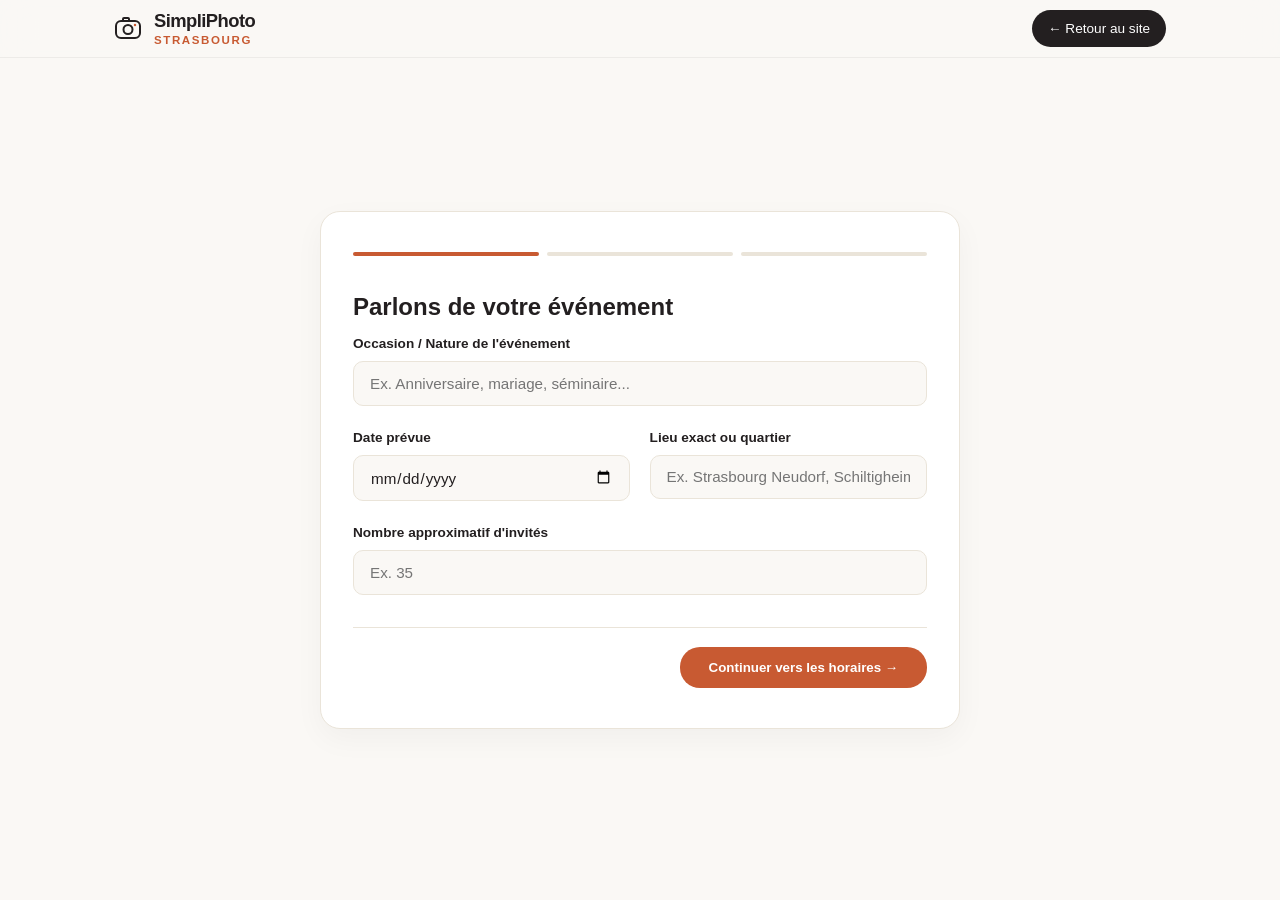
<file: reservation.html>
<!DOCTYPE html>
<html lang="fr">
<head>
  <meta charset="UTF-8" />
  <meta name="viewport" content="width=device-width, initial-scale=1.0" />
  <title>Demande de réservation — SimpliPhoto Strasbourg</title>
  <link rel="stylesheet" href="style.css" />

  <!-- =========================================================================
       1. STYLES SPÉCIFIQUES AU FORMULAIRE GUIDÉ
       ========================================================================= -->
  <style>
    /* 1.1 Correctif du bouton retour (suppression du soulignement) */
    .btn-nav {
      text-decoration: none !important;
      display: inline-flex;
      align-items: center;
    }

    /* 1.2 Mise en page globale */
    .booking-page {
      min-height: 100vh;
      display: flex;
      flex-direction: column;
      justify-content: center;
      padding: 5.5rem 1.5rem 3rem 1.5rem;
      background-color: var(--bg-color);
    }

    .booking-card {
      max-width: 640px;
      margin: 0 auto;
      width: 100%;
      background: var(--card-bg);
      border: 1px solid var(--card-border);
      border-radius: var(--radius);
      padding: 2.5rem 2rem;
      box-shadow: 0 10px 30px rgba(0, 0, 0, 0.04);
      position: relative;
    }

    /* 1.3 Indicateur de progression (étapes 1, 2, 3) */
    .step-progress {
      display: flex;
      gap: 0.5rem;
      margin-bottom: 2rem;
    }

    .progress-bar {
      flex: 1;
      height: 4px;
      background: var(--card-border);
      border-radius: 2px;
      transition: background 0.3s ease;
    }

    .progress-bar.active {
      background: var(--accent);
    }

    /* 1.4 Affichage conditionnel des étapes */
    .form-step {
      display: none;
    }

    .form-step.active {
      display: block;
      animation: fadeInStep 0.3s ease-out;
    }

    @keyframes fadeInStep {
      from { opacity: 0; transform: translateY(6px); }
      to { opacity: 1; transform: translateY(0); }
    }

    .step-title {
      font-size: 1.5rem;
      font-weight: 700;
      color: var(--text-main);
      margin-bottom: 0.4rem;
    }

    .step-desc {
      font-size: 0.95rem;
      color: var(--text-muted);
      margin-bottom: 1.8rem;
    }

    /* 1.5 Paliers de taux horaires (rappel dynamique) */
    .rates-overview {
      display: grid;
      grid-template-columns: repeat(3, 1fr);
      gap: 0.6rem;
      margin-top: 1.8rem;
      margin-bottom: 1.8rem;
    }

    .rate-pill {
      background: var(--bg-color);
      border: 1px solid var(--card-border);
      border-radius: 12px;
      padding: 0.75rem 0.6rem;
      text-align: center;
      transition: all 0.25s ease;
      opacity: 0.6;
    }

    .rate-pill strong {
      display: block;
      font-size: 1.15rem;
      color: var(--text-main);
    }

    .rate-pill span {
      font-size: 0.75rem;
      color: var(--text-muted);
    }

    .rate-pill.highlight {
      opacity: 1;
      border: 2px solid var(--accent);
      background: var(--accent-bg);
      transform: translateY(-2px);
    }

    .rate-pill.highlight strong {
      color: var(--accent);
    }

    /* 1.6 Encadré de conseil / timing */
    .timing-advice-box {
      background: var(--bg-subtle, #f9f8f6);
      border-left: 3px solid var(--accent);
      padding: 0.9rem 1rem;
      border-radius: 0 8px 8px 0;
      font-size: 0.88rem;
      color: var(--text-muted);
      margin-bottom: 1.5rem;
      line-height: 1.5;
    }

    /* 1.7 Encadré de calcul en direct */
    .live-summary {
      background: var(--bg-subtle);
      border: 1px solid var(--card-border);
      border-radius: 14px;
      padding: 1.2rem;
      margin-top: 1.2rem;
      display: flex;
      justify-content: space-between;
      align-items: center;
    }

    .summary-label {
      font-size: 0.9rem;
      color: var(--text-muted);
    }

    .summary-label strong {
      display: block;
      color: var(--text-main);
      font-size: 1.05rem;
      margin-top: 0.2rem;
    }

    .summary-total {
      text-align: right;
    }

    .summary-total .total-amount {
      font-size: 1.8rem;
      font-weight: 800;
      color: var(--accent);
      line-height: 1;
    }

    .summary-total .rate-applied {
      font-size: 0.8rem;
      color: var(--text-muted);
      margin-top: 0.3rem;
    }

    /* 1.8 Boutons de navigation */
    .step-buttons {
      display: flex;
      justify-content: space-between;
      align-items: center;
      margin-top: 2rem;
      padding-top: 1.2rem;
      border-top: 1px solid var(--card-border);
    }

    .btn-prev {
      background: none;
      border: none;
      color: var(--text-muted);
      font-weight: 600;
      cursor: pointer;
      padding: 0.8rem 1rem;
    }

    .btn-next {
      background: var(--accent);
      color: #fff;
      border: none;
      border-radius: 20px;
      padding: 0.8rem 1.8rem;
      font-weight: 600;
      cursor: pointer;
      transition: background 0.2s ease;
    }

    .btn-next:hover {
      background: var(--accent-hover);
    }

    .btn-next:disabled {
      background: #ccc;
      cursor: not-allowed;
    }

    /* 1.9 Écran de confirmation */
    .success-message {
      display: none;
      text-align: center;
      padding: 2rem 1rem;
    }

    .success-icon {
      font-size: 3rem;
      color: var(--accent);
      margin-bottom: 1rem;
    }

    /* 1.10 Adaptabilité mobile */
    @media (max-width: 600px) {
      .rates-overview {
        grid-template-columns: 1fr;
        gap: 0.4rem;
      }
      .rate-pill {
        display: flex;
        justify-content: space-between;
        align-items: center;
        padding: 0.6rem 1rem;
        text-align: left;
      }
      .live-summary {
        flex-direction: column;
        align-items: flex-start;
        gap: 0.8rem;
      }
      .summary-total {
        text-align: left;
        width: 100%;
        border-top: 1px solid rgba(0, 0, 0, 0.05);
        padding-top: 0.6rem;
      }
    }
  </style>
</head>
<body>

  <!-- =========================================================================
       2. EN-TÊTE FIXE & BOUTON RETOUR
       ========================================================================= -->
  <header class="navbar" role="banner">
    <div class="nav-container">
      <a href="index.html" class="brand-logo" aria-label="Retour au site">
        <svg class="logo-symbol" width="28" height="28" viewBox="0 0 28 28" fill="none" xmlns="http://www.w3.org/2000/svg">
          <rect x="2" y="7" width="24" height="17" rx="5" stroke="currentColor" stroke-width="2"/>
          <path d="M9 7V5C9 4.44772 9.44772 4 10 4H14C14.5523 4 15 4.44772 15 5V7" stroke="currentColor" stroke-width="2"/>
          <circle cx="14" cy="15.5" r="4.5" stroke="currentColor" stroke-width="2"/>
          <circle cx="21" cy="11" r="1.25" fill="var(--accent)"/>
        </svg>
        <div class="brand-text">
          <span class="brand-title">SimpliPhoto</span>
          <span class="brand-locality">Strasbourg</span>
        </div>
      </a>
      <a href="index.html" class="btn-nav">← Retour au site</a>
    </div>
  </header>

  <!-- =========================================================================
       3. CONTENU PRINCIPAL & FORMULAIRE GUIDÉ
       ========================================================================= -->
  <main class="booking-page">
    <div class="booking-card">
      
      <!-- 3.1 Jauge d'avancement -->
      <div class="step-progress">
        <div class="progress-bar active" id="prog-1"></div>
        <div class="progress-bar" id="prog-2"></div>
        <div class="progress-bar" id="prog-3"></div>
      </div>


      <!-- 3.2 Formulaire -->
      <form id="reservation-form" action="https://formspree.io/f/mbgdzkdy" method="POST">
        <input type="hidden" id="form-duree" name="duree_totale" value="" />
        <input type="hidden" id="form-taux" name="taux_horaire" value="" />
        <input type="hidden" id="form-prix" name="estimation_totale" value="" />

        <!-- -------------------------------------------------------------------
             ÉTAPE 1 : Le contexte de l'événement
             ------------------------------------------------------------------- -->
        <div class="form-step active" id="step-1">
          <h1 class="step-title">Parlons de votre événement</h1>

          <div class="form-group">
            <label for="event-name">Occasion / Nature de l'événement </label>
            <input type="text" id="event-name" name="occasion" required placeholder="Ex. Anniversaire, mariage, séminaire..." />
          </div>

          <div class="form-row">
            <div class="form-group">
              <label for="event-date">Date prévue </label>
              <input type="date" id="event-date" name="date" required />
            </div>
            <div class="form-group">
              <label for="event-city">Lieu exact ou quartier </label>
              <input type="text" id="event-city" name="lieu" required placeholder="Ex. Strasbourg Neudorf, Schiltigheim..." />
            </div>
          </div>

          <div class="form-group">
            <label for="event-guests">Nombre approximatif d'invités </label>
            <input type="number" id="event-guests" name="nombre_invites" required min="2" max="1000" placeholder="Ex. 35" />
          </div>

          <div class="step-buttons">
            <span></span>
            <button type="button" class="btn-next" onclick="nextStep(1)">Continuer vers les horaires →</button>
          </div>
        </div>

        <!-- -------------------------------------------------------------------
             ÉTAPE 2 : Horaires précis & Taux dégressif dynamique (Inversé)
             ------------------------------------------------------------------- -->
        <div class="form-step" id="step-2">
          <h2 class="step-title">Vos horaires de présence</h2>
          <p class="step-desc">Indiquez l'heure d'arrivée et de départ souhaitée. Le tarif s'ajuste automatiquement.</p>

          <!-- 1. Saisies des horaires en premier -->
          <div class="form-row">
            <div class="form-group">
              <label for="time-start">Heure d'arrivée du photographe</label>
              <input type="time" id="time-start" name="heure_debut" required />
            </div>
            <div class="form-group">
              <label for="time-end">Heure de départ du photographe</label>
              <input type="time" id="time-end" name="heure_fin" required />
            </div>
          </div>

          <!-- 2. Encadré de conseil / timing (pour éviter les ajustements de dernière minute) -->
          <div class="timing-advice-box">
            💡 <strong>Conseil d'organisation :</strong> Prévoyez un peu de marge dans vos horaires. Les plannings et l'organisation logistique (amont/aval) ne pourront pas être modifiés en direct le jour de l'événement.
          </div>

          <!-- 3. Paliers visuels dynamiques en dessous -->
          <div class="rates-overview">
            <div class="rate-pill" id="pill-court">
              <strong>30 € / h</strong>
              <span>1 à 2 heures</span>
            </div>
            <div class="rate-pill" id="pill-standard">
              <strong>28 € / h</strong>
              <span>3 à 4 heures</span>
            </div>
            <div class="rate-pill" id="pill-immersion">
              <strong>26 € / h</strong>
              <span>5 h et plus</span>
            </div>
          </div>

          <!-- Affichage du calcul direct -->
          <div class="live-summary" id="live-summary" style="display: none;">
            <div class="summary-label">
              <span>Durée sélectionnée :</span>
              <strong id="display-duration">0 heure</strong>
            </div>
            <div class="summary-total">
              <div class="total-amount" id="display-price">0 €</div>
              <div class="rate-applied" id="display-rate">Tarif appliqué : 0 € / h</div>
            </div>
          </div>

          <p id="time-error" style="color: var(--accent); font-size: 0.85rem; margin-top: 0.6rem; display: none;">
            Veuillez indiquer au moins 1 heure de présence.
          </p>

          <div class="step-buttons">
            <button type="button" class="btn-prev" onclick="prevStep(2)">← Retour</button>
            <button type="button" class="btn-next" id="btn-step-2" onclick="nextStep(2)">Valider ces horaires →</button>
          </div>
        </div>

        <!-- -------------------------------------------------------------------
             ÉTAPE 3 : Coordonnées
             ------------------------------------------------------------------- -->
        <div class="form-step" id="step-3">
          <h2 class="step-title">Vos coordonnées</h2>
          <p class="step-desc">Pour vous transmettre la confirmation et le devis personnalisé.</p>

          <div class="form-row">
            <div class="form-group">
              <label for="client-name">Nom et prénom</label>
              <input type="text" id="client-name" name="nom_complet" required placeholder="Ex. Julie Meyer" />
            </div>
            <div class="form-group">
              <label for="client-phone">Numéro de téléphone portable</label>
              <input type="tel" id="client-phone" name="telephone" required placeholder="06 12 34 56 78" />
            </div>
          </div>

          <div class="form-group">
            <label for="client-email">Adresse e-mail de contact</label>
            <input type="email" id="client-email" name="email" required placeholder="nom@exemple.com" />
          </div>

          <div class="form-group">
            <label for="client-notes">Un mot ou une précision ? (facultatif)</label>
            <textarea id="client-notes" name="remarques" rows="3" placeholder="Particularités du lieu, moments clés à ne pas manquer, questions diverses..."></textarea>
          </div>

          <div class="step-buttons">
            <button type="button" class="btn-prev" onclick="prevStep(3)">← Retour</button>
            <button type="submit" class="btn-next" id="btn-submit">Envoyer ma demande</button>
          </div>
        </div>

      </form>

      <!-- 3.3 Message de validation post-envoi -->
      <div id="booking-success" class="success-message">
        <div class="success-icon">✓</div>
        <h2>Votre demande a bien été transmise !</h2>
        <p style="color:var(--text-muted); margin-top:0.6rem; line-height: 1.6;">
          Merci pour ces informations. Je consulte mes disponibilités sur ce créneau et je vous recontacte rapidement.
        </p>
        <a href="index.html" class="contact-btn" style="margin-top:2rem;">Retour à l'accueil</a>
      </div>

    </div>
  </main>

  <!-- =========================================================================
       4. LOGIQUE JAVASCRIPT DU FORMULAIRE
       ========================================================================= -->
  <script>
    const startInput = document.getElementById("time-start");
    const endInput = document.getElementById("time-end");
    const summaryBox = document.getElementById("live-summary");
    const durationLabel = document.getElementById("display-duration");
    const priceLabel = document.getElementById("display-price");
    const rateLabel = document.getElementById("display-rate");
    const timeError = document.getElementById("time-error");

    const pillCourt = document.getElementById("pill-court");
    const pillStandard = document.getElementById("pill-standard");
    const pillImmersion = document.getElementById("pill-immersion");

    const hiddenDuree = document.getElementById("form-duree");
    const hiddenTaux = document.getElementById("form-taux");
    const hiddenPrix = document.getElementById("form-prix");

    function recalculerTarif() {
      const startVal = startInput.value;
      const endVal = endInput.value;

      if (!startVal || !endVal) {
        summaryBox.style.display = "none";
        resetPills();
        return false;
      }

      const [startH, startM] = startVal.split(":").map(Number);
      const [endH, endM] = endVal.split(":").map(Number);

      let totalMinutes = (endH * 60 + endM) - (startH * 60 + startM);
      if (totalMinutes <= 0) {
        totalMinutes += 24 * 60;
      }

      const exactHours = totalMinutes / 60;

      if (exactHours < 1) {
        timeError.style.display = "block";
        summaryBox.style.display = "none";
        resetPills();
        return false;
      }

      timeError.style.display = "none";

      const billedHours = Math.ceil(exactHours * 4) / 4;

      let taux = 26;
      resetPills();

      if (billedHours <= 2) {
        taux = 30;
        pillCourt.classList.add("highlight");
      } else if (billedHours <= 4) {
        taux = 28;
        pillStandard.classList.add("highlight");
      } else {
        taux = 26;
        pillImmersion.classList.add("highlight");
      }

      const totalPrix = Math.round(billedHours * taux);

      const hoursInt = Math.floor(exactHours);
      const minsInt = Math.round((exactHours - hoursInt) * 60);
      const formattedDuration = minsInt > 0 ? `${hoursInt} h ${minsInt} min` : `${hoursInt} heure${hoursInt > 1 ? "s" : ""}`;

      durationLabel.textContent = `${formattedDuration} (${startVal} à ${endVal})`;
      priceLabel.textContent = `${totalPrix} €`;
      rateLabel.textContent = `Taux appliqué : ${taux} € / heure`;

      hiddenDuree.value = `${formattedDuration} (de ${startVal} à ${endVal})`;
      hiddenTaux.value = `${taux} € / h`;
      hiddenPrix.value = `${totalPrix} €`;

      summaryBox.style.display = "flex";
      return true;
    }

    function resetPills() {
      pillCourt.classList.remove("highlight");
      pillStandard.classList.remove("highlight");
      pillImmersion.classList.remove("highlight");
    }

    startInput.addEventListener("change", recalculerTarif);
    endInput.addEventListener("change", recalculerTarif);

    function nextStep(current) {
      const currentStepEl = document.getElementById(`step-${current}`);
      const inputs = currentStepEl.querySelectorAll("input[required]");

      for (const input of inputs) {
        if (!input.value.trim()) {
          input.focus();
          return;
        }
      }

      if (current === 2) {
        const isValid = recalculerTarif();
        if (!isValid) {
          startInput.focus();
          return;
        }
      }

      currentStepEl.classList.remove("active");
      const nextStepEl = document.getElementById(`step-${current + 1}`);
      nextStepEl.classList.add("active");

      document.getElementById(`prog-${current + 1}`).classList.add("active");
    }

    function prevStep(current) {
      document.getElementById(`step-${current}`).classList.remove("active");
      document.getElementById(`step-${current - 1}`).classList.add("active");
      document.getElementById(`prog-${current}`).classList.remove("active");
    }

    const form = document.getElementById("reservation-form");
    const successBox = document.getElementById("booking-success");
    const progressEl = document.querySelector(".step-progress");

    form.addEventListener("submit", async (e) => {
      e.preventDefault();
      const submitBtn = document.getElementById("btn-submit");
      submitBtn.textContent = "Transmission en cours...";
      submitBtn.disabled = true;

      const formData = new FormData(form);

      try {
        const response = await fetch(form.action, {
          method: "POST",
          body: formData,
          headers: { 'Accept': 'application/json' }
        });

        if (response.ok) {
          form.style.display = "none";
          progressEl.style.display = "none";
          successBox.style.display = "block";
        } else {
          alert("Une erreur est survenue lors de l'envoi. Veuillez réessayer ou m'écrire directement par e-mail.");
          submitBtn.textContent = "Envoyer ma demande";
          submitBtn.disabled = false;
        }
      } catch (err) {
        form.style.display = "none";
        progressEl.style.display = "none";
        successBox.style.display = "block";
      }
    });
  </script>
</body>
</html>
</file>
<file: style.css>
/* ==========================================================================
   1. VARIABLES & RESET GLOBAL
   ========================================================================== */
:root {
  --bg-color: #faf8f5;        /* Sable doux */
  --bg-subtle: #f2ede4;       /* Sable chaud pour sections alternées */
  --card-bg: #ffffff;
  --card-border: #eae4d9;
  --text-main: #231f20;       /* Noir chaud */
  --text-muted: #6e675f;      /* Taupe / gris chaud */
  --accent: #c85a32;          /* Terracotta */
  --accent-hover: #b04823;
  --accent-bg: rgba(200, 90, 50, 0.08);
  --radius: 20px;
}

* {
  margin: 0;
  padding: 0;
  box-sizing: border-box;
}

html {
  scroll-behavior: smooth;
}

body {
  font-family: -apple-system, BlinkMacSystemFont, "SF Pro Display", "Segoe UI", Roboto, sans-serif;
  background-color: var(--bg-color);
  color: var(--text-main);
  overflow-x: hidden;
  line-height: 1.6;
}

/* ==========================================================================
   2. STRUCTURE & TYPOGRAPHIE
   ========================================================================== */
.section {
  padding: 7.5rem 1.5rem;
}

.container {
  max-width: 1150px;
  margin: 0 auto;
}

.container.narrow {
  max-width: 740px;
}

.text-center {
  text-align: center;
}

.section-tag {
  font-size: 0.85rem;
  text-transform: uppercase;
  letter-spacing: 0.08em;
  color: var(--accent);
  display: block;
  margin-bottom: 0.6rem;
  font-weight: 600;
}

.section-header {
  text-align: center;
  margin-bottom: 3.5rem;
}

.section-header h2 {
  font-size: clamp(2rem, 3.5vw, 2.8rem);
  letter-spacing: -0.02em;
  font-weight: 700;
  color: var(--text-main);
}

.section-header p {
  color: var(--text-muted);
  font-size: 1.1rem;
  margin-top: 0.5rem;
}

/* Curseur zoom pour toutes les photos ouvrables */
.zoomable, 
.photo-ticker-track img {
  cursor: pointer;
}

/* ==========================================================================
   3. BARRE DE NAVIGATION (NAVBAR)
   ========================================================================== */
.navbar {
  position: fixed;
  top: 0;
  left: 0;
  width: 100%;
  height: 58px;
  background: rgba(250, 248, 245, 0.85);
  backdrop-filter: blur(16px);
  -webkit-backdrop-filter: blur(16px);
  z-index: 100;
  border-bottom: 1px solid rgba(0, 0, 0, 0.05);
}

.nav-container {
  max-width: 1100px;
  height: 100%;
  margin: 0 auto;
  padding: 0 1.5rem;
  display: flex;
  justify-content: space-between;
  align-items: center;
}

.brand-logo {
  display: inline-flex;
  align-items: center;
  gap: 0.75rem;
  text-decoration: none;
  color: var(--text-main);
  transition: opacity 0.2s ease;
}

.brand-logo:hover {
  opacity: 0.85;
}

.logo-symbol {
  color: var(--text-main);
  flex-shrink: 0;
  transition: transform 0.25s ease;
}

.brand-logo:hover .logo-symbol {
  transform: scale(1.05);
}

.brand-text {
  display: flex;
  flex-direction: column;
  line-height: 1.05;
}

.brand-title {
  font-size: 1.15rem;
  font-weight: 700;
  letter-spacing: -0.03em;
  color: var(--text-main);
}

.brand-locality {
  font-size: 0.72rem;
  font-weight: 600;
  letter-spacing: 0.14em;
  text-transform: uppercase;
  color: var(--accent);
  margin-top: 0.2rem;
}

.nav-links {
  display: flex;
  gap: 1.8rem;
  align-items: center;
}

.nav-links a {
  color: var(--text-muted);
  text-decoration: none;
  font-size: 0.9rem;
  font-weight: 500;
  transition: color 0.2s ease;
}

.nav-links a:hover {
  color: var(--accent);
}

.btn-nav {
  background: var(--text-main);
  color: #ffffff !important;
  padding: 0.45rem 1rem;
  border-radius: 20px;
  font-size: 0.85rem;
}

.btn-nav:hover {
  background: var(--accent) !important;
}

/* ==========================================================================
   4. ACCUEIL (HERO GSAP)
   ========================================================================== */
.hero-section {
  height: 100vh;
  width: 100%;
  position: relative;
  overflow: hidden;
  background-color: var(--bg-color);
}

.hero-container {
  height: 100vh;
  width: 100%;
  display: flex;
  flex-direction: column;
  align-items: center;
  justify-content: center;
  position: relative;
  padding-top: 58px;
}

.hero-text {
  text-align: center;
  position: relative;
  z-index: 10;
  margin-bottom: 2rem;
  pointer-events: none;
}

.badge {
  display: inline-block;
  font-size: 0.78rem;
  font-weight: 600;
  text-transform: uppercase;
  letter-spacing: 0.08em;
  color: var(--accent);
  background: var(--accent-bg);
  padding: 0.4rem 0.9rem;
  border-radius: 20px;
  margin-bottom: 1rem;
}

.hero-text h1 {
  font-size: clamp(2.5rem, 5.5vw, 4.8rem);
  font-weight: 700;
  letter-spacing: -0.03em;
  line-height: 1.1;
  color: var(--text-main);
}

.hero-text p {
  font-size: clamp(1.05rem, 1.8vw, 1.25rem);
  color: var(--text-muted);
  margin-top: 1rem;
  max-width: 550px;
  margin-inline: auto;
}

.image-wrapper {
  width: 55vw;
  height: 48vh;
  border-radius: var(--radius);
  overflow: hidden;
  box-shadow: 0 20px 45px -10px rgba(70, 50, 40, 0.15);
  z-index: 1;
}

.image-wrapper img {
  width: 100%;
  height: 100%;
  object-fit: cover;
}

/* /* ==========================================================================
   5. BANDEAU DE PHOTOS DÉFILANTES (CARROUSEL CONTINU)
   ========================================================================== */
.photo-ticker-section {
  width: 100%;
  overflow: hidden;
  background-color: var(--bg-color);
  padding: 3.5rem 0;
  border-top: 1px solid var(--card-border);
  border-bottom: 1px solid var(--card-border);
  touch-action: pan-y; /* Permet le défilement vertical de la page sans accroc */
}

.photo-ticker-track {
  display: flex;
  gap: 1.2rem;
  width: max-content;
  will-change: transform;
  cursor: grab;
  user-select: none;
  -webkit-user-select: none;
}

.photo-ticker-track:active {
  cursor: grabbing;
}

.photo-ticker-track img {
  height: 240px;
  width: auto;
  object-fit: cover;
  border-radius: 14px;
  box-shadow: 0 6px 18px rgba(0, 0, 0, 0.06);
  flex-shrink: 0;
  pointer-events: auto;
  transition: transform 0.25s ease;
}

.photo-ticker-track img:hover {
  transform: scale(1.03);
}

/* ==========================================================================
   6. BANDEAU STATS CHIFFRES CLÉS
   ========================================================================== */
.stats-bar {
  background: var(--bg-subtle);
  border-bottom: 1px solid var(--card-border);
  padding: 3rem 1.5rem;
}

.stats-grid {
  display: grid;
  grid-template-columns: repeat(auto-fit, minmax(200px, 1fr));
  gap: 2rem;
  text-align: center;
}

.stat-num {
  display: block;
  font-size: 2.4rem;
  font-weight: 800;
  color: var(--accent);
  letter-spacing: -0.02em;
}

.stat-label {
  font-size: 0.95rem;
  color: var(--text-muted);
  font-weight: 500;
}

/* ==========================================================================
   7. SECTIONS ÉDITORIALES (À PROPOS, MOSAÏQUE & PARCOURS)
   ========================================================================== */
.about-section {
  background: var(--bg-subtle);
  border-top: 1px solid var(--card-border);
  border-bottom: 1px solid var(--card-border);
}

.story-section {
  background: var(--bg-color);
  border-top: 1px solid var(--card-border);
}

.split-layout {
  display: grid;
  grid-template-columns: 1fr 1fr;
  gap: 4.5rem;
  align-items: center;
}

.split-layout.reverse {
  direction: rtl;
}

.split-layout.reverse > * {
  direction: ltr;
}

.split-text h2 {
  font-size: clamp(2rem, 3vw, 2.7rem);
  letter-spacing: -0.02em;
  margin-bottom: 1.5rem;
  color: var(--text-main);
  line-height: 1.2;
}

.split-text p {
  font-size: 1.08rem;
  line-height: 1.8;
  color: #4a443e;
  margin-bottom: 1.2rem;
  text-align: justify;
  text-justify: inter-word;
  hyphens: auto;
}

.split-text strong {
  color: var(--text-main);
  font-weight: 600;
}

.split-image {
  width: 100%;
  height: 550px;
  border-radius: var(--radius);
  overflow: hidden;
  box-shadow: 0 16px 35px rgba(70, 50, 40, 0.08);
}

.split-image img {
  width: 100%;
  height: 100%;
  object-fit: cover;
  transition: transform 0.3s ease;
}

.split-image img:hover {
  transform: scale(1.03);
}

/* Galerie en mosaïque */
.section-mosaic {
  padding: 2rem 1.5rem 5rem 1.5rem;
  background-color: var(--bg-color);
}

.mosaic-grid {
  display: grid;
  grid-template-columns: repeat(3, 1fr);
  grid-auto-rows: 240px;
  gap: 1.2rem;
}

.mosaic-item {
  border-radius: var(--radius);
  overflow: hidden;
  box-shadow: 0 6px 18px rgba(0, 0, 0, 0.04);
}

.mosaic-item.item-large {
  grid-column: span 2;
}

.mosaic-item.item-tall {
  grid-row: span 2;
}

.mosaic-item img {
  width: 100%;
  height: 100%;
  object-fit: cover;
  transition: transform 0.3s ease;
}

.mosaic-item img:hover {
  transform: scale(1.04);
}
/* Réduction de l'espacement entre Cheminement et Déroulement */
#parcours {
  padding-bottom: 2.5rem; /* Réduit le vide sous le cheminement */
}

#deroulement {
  padding-top: 2.5rem;    /* Réduit le vide au-dessus du déroulement */
}
/* ==========================================================================
   8. PROCESSUS EN 3 ÉTAPES
   ========================================================================== */
.process-section {
  background: var(--bg-color);
}

.process-grid {
  display: grid;
  grid-template-columns: repeat(auto-fit, minmax(280px, 1fr));
  gap: 2rem;
}

.process-card {
  background: var(--card-bg);
  border: 1px solid var(--card-border);
  border-radius: var(--radius);
  padding: 2.5rem 2rem;
  position: relative;
}

.step-number {
  font-size: 2.2rem;
  font-weight: 800;
  color: var(--accent);
  opacity: 0.25;
  margin-bottom: 1rem;
}

.process-card h3 {
  font-size: 1.3rem;
  font-weight: 700;
  margin-bottom: 0.6rem;
  color: var(--text-main);
}

.process-card p {
  font-size: 0.95rem;
  color: var(--text-muted);
  line-height: 1.6;
}

/* ==========================================================================
   9. SECTION TARIFS & CARTES
   ========================================================================== */
.pricing-section {
  background: var(--bg-color);
}

.pricing-grid {
  display: grid;
  grid-template-columns: repeat(auto-fit, minmax(310px, 1fr));
  gap: 2rem;
  align-items: stretch;
}

.pricing-card {
  background: var(--card-bg);
  border: 1px solid var(--card-border);
  border-radius: var(--radius);
  padding: 2.2rem;
  display: flex;
  flex-direction: column;
  position: relative;
  box-shadow: 0 4px 15px rgba(0, 0, 0, 0.03);
  transition: transform 0.25s ease, box-shadow 0.25s ease;
}

.pricing-card:hover {
  transform: translateY(-5px);
  box-shadow: 0 12px 30px rgba(0, 0, 0, 0.07);
}

.pricing-card.featured {
  border: 2px solid var(--accent);
  background: #ffffff;
}

.card-badge {
  position: absolute;
  top: -12px;
  right: 20px;
  background: var(--accent);
  color: #ffffff;
  font-size: 0.75rem;
  font-weight: 600;
  padding: 0.25rem 0.8rem;
  border-radius: 12px;
}

/* Showcase visuel des cartes */
.pricing-gallery-showcase {
  display: flex;
  flex-direction: column;
  gap: 0.6rem;
  margin-bottom: 1.5rem;
}

.gallery-lead-img {
  width: 100%;
  height: 200px;
  object-fit: cover;
  border-radius: 12px;
  cursor: pointer;
  box-shadow: 0 4px 12px rgba(0, 0, 0, 0.05);
  transition: transform 0.25s ease, filter 0.25s ease;
}

.gallery-lead-img:hover {
  transform: scale(1.02);
  filter: brightness(0.95);
}

.gallery-thumbnails {
  display: grid;
  grid-template-columns: repeat(3, 1fr);
  gap: 0.5rem;
}

.gallery-thumbnails img {
  width: 100%;
  height: 70px;
  object-fit: cover;
  border-radius: 8px;
  cursor: pointer;
  transition: transform 0.2s ease, opacity 0.2s ease;
}

.gallery-thumbnails img:hover {
  transform: translateY(-2px);
  opacity: 0.85;
}

/* --- MODIFICATION ICI : ÉTIREMENT DU CONTENEUR --- */
.card-header {
  display: flex;
  flex-direction: column;
  flex-grow: 1;
}

.card-header h3 {
  font-size: 1.5rem;
  font-weight: 700;
  color: var(--text-main);
  margin-bottom: 0.5rem;
}

.card-header .subtitle {
  color: var(--text-muted);
  font-size: 0.95rem;
  margin-bottom: 1rem;
}

/* Description textuelle générique */
.pricing-desc, 
.pricing-card > p:not(.price):not(.extra-rate) {
  flex-grow: 1; 
}

.btn-detail-link {
  background: none;
  border: none;
  color: var(--accent);
  font-size: 0.88rem;
  font-weight: 600;
  text-align: left;
  padding: 0;
  margin-top: 0.8rem;
  cursor: pointer;
  display: inline-block;
  transition: opacity 0.2s ease;
}

.btn-detail-link:hover {
  opacity: 0.75;
  text-decoration: underline;
}

/* --- MODIFICATION ICI : POUSSE LE PRIX VERS LE BAS --- */
.price {
  margin-top: auto;
  font-size: 2.5rem;
  font-weight: 800;
  letter-spacing: -0.03em;
  color: var(--text-main);
  margin-bottom: 0.2rem;
}

.price span {
  font-size: 1.1rem;
  font-weight: 400;
  color: var(--text-muted);
}

.extra-rate {
  font-size: 0.85rem;
  color: var(--text-muted);
  margin-bottom: 1.4rem;
}

.features {
  list-style: none;
  margin-bottom: 2rem;
  flex-grow: 1;
}

.features li {
  font-size: 0.95rem;
  color: #554f49;
  margin-bottom: 0.7rem;
  position: relative;
  padding-left: 1.4rem;
}

.features li::before {
  content: "✓";
  position: absolute;
  left: 0;
  color: var(--accent);
  font-weight: bold;
}

.btn-card {
  display: block;
  text-align: center;
  padding: 0.85rem;
  border-radius: 12px;
  font-size: 0.95rem;
  font-weight: 600;
  text-decoration: none;
  background: var(--bg-subtle);
  color: var(--text-main);
  border: 1px solid var(--card-border);
  transition: all 0.2s ease;
}

.btn-card:hover {
  background: #e5decb;
}

.btn-card.primary {
  background: var(--accent);
  color: #ffffff;
  border-color: var(--accent);
}

.btn-card.primary:hover {
  background: var(--accent-hover);
}
/* ==========================================================================
   10. MODALE DÉTAILS DE L'OFFRE (POPUP)
   ========================================================================== */
.offer-modal {
  position: fixed;
  inset: 0;
  z-index: 1050;
  display: flex;
  align-items: center;
  justify-content: center;
  padding: 1.5rem;
  opacity: 0;
  pointer-events: none;
  transition: opacity 0.3s ease;
}

.offer-modal.active {
  opacity: 1;
  pointer-events: auto;
}

.offer-modal-overlay {
  position: absolute;
  inset: 0;
  background: rgba(35, 31, 32, 0.6);
  backdrop-filter: blur(10px);
  -webkit-backdrop-filter: blur(10px);
}

.offer-modal-box {
  position: relative;
  background: var(--card-bg);
  border: 1px solid var(--card-border);
  border-radius: var(--radius);
  max-width: 680px;
  width: 100%;
  max-height: 88vh;
  overflow-y: auto;
  padding: 2.5rem 2.2rem;
  box-shadow: 0 25px 60px rgba(0, 0, 0, 0.2);
  z-index: 2;
  transform: translateY(20px);
  transition: transform 0.3s cubic-bezier(0.16, 1, 0.3, 1);
}

.offer-modal.active .offer-modal-box {
  transform: translateY(0);
}

.offer-modal-close {
  position: absolute;
  top: 1.2rem;
  right: 1.5rem;
  background: none;
  border: none;
  font-size: 2rem;
  line-height: 1;
  color: var(--text-muted);
  cursor: pointer;
  transition: color 0.2s ease;
}

.offer-modal-close:hover {
  color: var(--text-main);
}

.offer-modal-header {
  margin-bottom: 1.5rem;
}

.offer-modal-header h2 {
  font-size: 2rem;
  margin-top: 0.3rem;
  color: var(--text-main);
}

.offer-modal-price {
  font-size: 1.6rem;
  font-weight: 800;
  color: var(--accent);
  margin-top: 0.3rem;
}

.offer-modal-gallery-wrap {
  width: 100%;
  overflow-x: auto;
  padding-bottom: 0.8rem;
  margin: 1.5rem 0 2rem 0;
  scrollbar-width: thin;
  scrollbar-color: var(--accent) transparent;
}

.offer-modal-gallery {
  display: flex;
  gap: 0.8rem;
  width: max-content;
}

.offer-modal-gallery img {
  height: 160px;
  width: 220px;
  object-fit: cover;
  border-radius: 12px;
  border: 1px solid var(--card-border);
  cursor: pointer;
  transition: transform 0.2s ease;
}

.offer-modal-gallery img:hover {
  transform: scale(1.03);
}

.offer-detail-block {
  margin-bottom: 1.8rem;
}

.offer-detail-block h3 {
  font-size: 1.1rem;
  font-weight: 700;
  margin-bottom: 0.4rem;
  color: var(--text-main);
}

.offer-detail-block p {
  color: var(--text-muted);
  font-size: 0.98rem;
  line-height: 1.6;
}

.offer-modal-footer {
  margin-top: 2rem;
  text-align: center;
  border-top: 1px solid var(--card-border);
  padding-top: 1.5rem;
}

/* ==========================================================================
   11. LIGHTBOX (CADRE SIGNÉ SIMPLIPHOTO & ARRIÈRE-PLAN VISIBLE)
   ========================================================================== */
.lightbox {
  display: none; /* Ne bloque aucun clic sur la page au repos */
  position: fixed;
  inset: 0;
  z-index: 999999;
  align-items: center;
  justify-content: center;
  padding: 1.5rem;
}

.lightbox.active {
  display: flex !important;
}

/* Arrière-plan semi-transparent et flouté (le site reste visible) */
.lightbox-overlay {
  position: absolute;
  inset: 0;
  background: rgba(35, 31, 32, 0.45);
  backdrop-filter: blur(8px);
  -webkit-backdrop-filter: blur(8px);
  cursor: pointer;
}

/* Cadre principal : forcé en colonne verticale */
.lightbox-frame {
  position: relative;
  z-index: 2;
  background: var(--bg-subtle);
  border: 1px solid var(--card-border);
  border-radius: var(--radius);
  padding: 1rem 1.2rem 1.2rem 1.2rem;
  box-shadow: 0 20px 50px rgba(0, 0, 0, 0.25);
  display: flex !important;
  flex-direction: column !important; /* L'en-tête reste toujours au-dessus */
  align-items: stretch;
  width: auto;
  max-width: min(85vw, 680px); /* Largeur maîtrisée */
  max-height: 88vh;
  animation: zoomFrame 0.25s cubic-bezier(0.16, 1, 0.3, 1) forwards;
}

@keyframes zoomFrame {
  from {
    transform: scale(0.94) translateY(8px);
    opacity: 0;
  }
  to {
    transform: scale(1) translateY(0);
    opacity: 1;
  }
}

/* En-tête : Logo calé à gauche + croix à droite */
.lightbox-header {
  display: flex !important;
  flex-direction: row !important;
  align-items: center;
  justify-content: space-between;
  width: 100%;
  margin-bottom: 0.8rem;
  padding-bottom: 0.6rem;
  border-bottom: 1px solid var(--card-border);
}

.lightbox-brand {
  display: flex;
  align-items: center;
  gap: 0.65rem;
}

.lightbox-brand svg {
  color: var(--text-main);
  flex-shrink: 0;
}

.lightbox-brand .brand-text {
  display: flex;
  flex-direction: column;
  line-height: 1.05;
}

.lightbox-brand .brand-title {
  font-size: 0.95rem;
  font-weight: 700;
  letter-spacing: -0.02em;
  color: var(--text-main);
}

.lightbox-brand .brand-locality {
  font-size: 0.65rem;
  font-weight: 600;
  letter-spacing: 0.12em;
  text-transform: uppercase;
  color: var(--accent); /* Terracotta */
  margin-top: 0.15rem;
}

.lightbox-close-btn {
  background: none;
  border: none;
  font-size: 1.8rem;
  line-height: 1;
  color: var(--text-muted);
  cursor: pointer;
  padding: 0 0.3rem;
  transition: color 0.2s ease, transform 0.2s ease;
}

.lightbox-close-btn:hover {
  color: var(--accent);
  transform: scale(1.15);
}

/* Zone d'affichage photo centrée sous l'en-tête */
.lightbox-photo-wrap {
  display: flex;
  align-items: center;
  justify-content: center;
  border-radius: 12px;
  overflow: hidden;
  background: #181514;
}

.lightbox-photo-wrap img {
  display: block;
  max-width: 100%;
  max-height: 55vh; /* Hauteur modérée pour un rendu équilibré */
  object-fit: contain;
}

@media (max-width: 650px) {
  .lightbox-frame {
    padding: 0.8rem;
    max-width: 92vw;
  }
  .lightbox-photo-wrap img {
    max-height: 48vh;
  }
}
/* ==========================================================================
   12. AVIS & LIVRE D'OR
   ========================================================================== */
.reviews-section {
  background: var(--bg-subtle);
  border-top: 1px solid var(--card-border);
  border-bottom: 1px solid var(--card-border);
}

.reviews-grid {
  display: grid;
  grid-template-columns: repeat(auto-fit, minmax(300px, 1fr));
  gap: 1.8rem;
  margin-bottom: 4rem;
}

.review-card {
  background: var(--card-bg);
  border: 1px solid var(--card-border);
  border-radius: var(--radius);
  padding: 2.2rem;
  display: flex;
  flex-direction: column;
  box-shadow: 0 4px 15px rgba(0, 0, 0, 0.02);
}

.review-stars {
  color: var(--accent);
  letter-spacing: 2px;
  font-size: 1.1rem;
  margin-bottom: 1rem;
}

.review-text {
  font-size: 0.98rem;
  color: #4a443e;
  line-height: 1.65;
  font-style: italic;
  flex-grow: 1;
  margin-bottom: 1.5rem;
}

.review-author strong {
  display: block;
  font-size: 0.95rem;
  color: var(--text-main);
}

.review-author span {
  font-size: 0.82rem;
  color: var(--text-muted);
}

.review-form-wrapper {
  max-width: 680px;
  margin: 0 auto;
}

.review-form-card {
  background: var(--card-bg);
  border: 1px solid var(--card-border);
  border-radius: var(--radius);
  padding: 2.5rem 2.2rem;
  box-shadow: 0 6px 20px rgba(0, 0, 0, 0.03);
}

.review-form-card h3 {
  font-size: 1.4rem;
  color: var(--text-main);
  margin-bottom: 0.4rem;
}

.form-subtitle {
  font-size: 0.92rem;
  color: var(--text-muted);
  margin-bottom: 1.8rem;
}

.form-row {
  display: grid;
  grid-template-columns: 1fr 1fr;
  gap: 1.2rem;
}

.form-group {
  margin-bottom: 1.3rem;
  display: flex;
  flex-direction: column;
  gap: 0.4rem;
}

.form-group label {
  font-size: 0.85rem;
  font-weight: 600;
  color: var(--text-main);
}

.form-group input,
.form-group select,
.form-group textarea {
  width: 100%;
  padding: 0.8rem 1rem;
  background-color: var(--bg-color);
  border: 1px solid var(--card-border);
  border-radius: 10px;
  font-family: inherit;
  font-size: 0.95rem;
  color: var(--text-main);
  outline: none;
  transition: border-color 0.2s ease;
}

.form-group input:focus,
.form-group select:focus,
.form-group textarea:focus {
  border-color: var(--accent);
}

.btn-submit-review {
  border: none;
  cursor: pointer;
  width: 100%;
  text-align: center;
  margin-top: 0.5rem;
}

/* ==========================================================================
   13. CONTACT & FOOTER (BANDEAU SOMBRE CONTRASTÉ)
   ========================================================================== */
.contact-section {
  background: var(--text-main); /* Fond sombre #231f20 pour trancher nettement */
  color: #ffffff;
  padding: 6.5rem 1.5rem;
  border-top: none;
}

.contact-section .section-tag {
  color: var(--accent);
}

.contact-section h2 {
  color: #ffffff;
  font-size: clamp(2.2rem, 4vw, 3.2rem);
  letter-spacing: -0.02em;
}

.contact-desc {
  font-size: 1.15rem;
  color: #b8b1a9; /* Taupe clair lisible sur fond sombre */
  margin-top: 1rem;
  margin-bottom: 2.8rem;
  line-height: 1.7;
}

.contact-box {
  display: flex;
  flex-direction: column;
  align-items: center;
}

.contact-btn {
  display: inline-flex;
  align-items: center;
  justify-content: center;
  background: var(--accent);
  color: #ffffff !important;
  padding: 1.15rem 2.8rem;
  border-radius: 40px;
  font-size: 1.1rem;
  font-weight: 700;
  letter-spacing: -0.01em;
  text-decoration: none;
  box-shadow: 0 10px 28px rgba(200, 90, 50, 0.45);
  transition: transform 0.25s ease, background 0.25s ease, box-shadow 0.25s ease;
}

.contact-btn:hover {
  transform: translateY(-3px) scale(1.02);
  background: var(--accent-hover);
  box-shadow: 0 14px 34px rgba(200, 90, 50, 0.55);
}

.contact-details {
  margin-top: 1.8rem;
  color: #8c857e;
  font-size: 0.92rem;
}

footer {
  text-align: center;
  padding: 2.8rem 1.5rem;
  font-size: 0.85rem;
  color: #7a736c;
  background: #1a1718; /* Liaison sombre naturelle avec le bas de page */
  border-top: 1px solid rgba(255, 255, 255, 0.06);
}
/*/* ==========================================================================
   14. RESPONSIVE MOBILE FINALISÉ (< 850px)
   ========================================================================== */
@media (max-width: 850px) {

  /* 1. Header large et présent */
  .navbar {
    height: 68px !important;
  }

  .nav-container {
    padding: 0 1.2rem !important;
  }

  .nav-links a:not(.btn-nav) {
    display: none !important;
  }

  .brand-logo {
    gap: 0.85rem !important;
  }

  .logo-symbol {
    width: 32px !important;
    height: 32px !important;
  }

  .brand-title {
    font-size: 1.2rem !important;
  }

  .brand-locality {
    font-size: 0.72rem !important;
  }

  .btn-nav {
    padding: 0.55rem 1.1rem !important;
    font-size: 0.88rem !important;
    font-weight: 600 !important;
  }

  /* 2. Hero compact : collage direct avec le carrousel sans trou blanc */
  .hero-section {
    min-height: auto !important;
    height: auto !important;
    padding: 85px 1rem 1rem 1rem !important;
    margin-bottom: 0 !important;
  }

  .hero-container {
    height: auto !important;
    padding-top: 0 !important;
  }

  .hero-text {
    margin-bottom: 1.2rem !important;
  }

  .hero-text h1 {
    font-size: 1.75rem !important;
    line-height: 1.2 !important;
  }

  .hero-text p {
    font-size: 0.95rem !important;
    margin-top: 0.3rem !important;
  }

  .image-wrapper {
    width: 100% !important;
    height: 220px !important;
    border-radius: 14px !important;
  }

  .photo-ticker-section {
    margin-top: 0 !important;
    padding: 1.2rem 0 !important;
  }

  .photo-ticker-track img {
    height: 130px !important;
  }

  /* 3. Chiffres clés : 3 blocs sur 1 seule ligne horizontale */
  .stats-bar {
    padding: 1.2rem 0.8rem !important;
  }

  .stats-grid {
    display: flex !important;
    flex-direction: row !important;
    justify-content: space-between !important;
    gap: 0.5rem !important;
  }

  .stat-item {
    flex: 1 !important;
    text-align: center !important;
  }

  .stat-num {
    font-size: 1.5rem !important;
    line-height: 1 !important;
  }

  .stat-label {
    font-size: 0.72rem !important;
    line-height: 1.2 !important;
    margin-top: 0.2rem !important;
  }

  /* 4. Organisation Texte puis Photo (Concept & Cheminement) */
  .section {
    padding: 2.2rem 1rem !important;
  }

  .split-layout,
  .split-layout.reverse {
    display: flex !important;
    flex-direction: column !important;
    direction: ltr !important;
    gap: 1.2rem !important;
  }

  .split-text {
    order: 1 !important;
    width: 100% !important;
  }

  .split-image {
    order: 2 !important;
    width: 100% !important;
    height: 240px !important;
    border-radius: 14px !important;
  }

  .split-text h2 {
    font-size: 1.5rem !important;
    margin-bottom: 0.6rem !important;
  }

  .split-text p {
    font-size: 0.92rem !important;
    text-align: left !important;
    margin-bottom: 0.8rem !important;
  }

  /* Suppression de la mosaïque sur mobile (reste intacte sur desktop) */
  .section-mosaic {
    display: none !important;
  }

  /* 5. Processus : défilement horizontal fluide */
  .process-grid {
    display: flex !important;
    overflow-x: auto !important;
    scroll-snap-type: x mandatory !important;
    gap: 1rem !important;
    padding: 0 0.2rem 1rem 0.2rem !important;
    -webkit-overflow-scrolling: touch;
    scrollbar-width: none;
  }

  .process-grid::-webkit-scrollbar {
    display: none;
  }

  .process-card {
    flex: 0 0 82% !important;
    scroll-snap-align: start !important;
    padding: 1.4rem !important;
  }

  /* 6. Tarifs : cartes à balayer horizontalement */
  .pricing-grid {
    display: flex !important;
    overflow-x: auto !important;
    scroll-snap-type: x mandatory !important;
    gap: 1.2rem !important;
    padding: 0.5rem 0.2rem 1.2rem 0.2rem !important;
    -webkit-overflow-scrolling: touch;
    scrollbar-width: none;
  }

  .pricing-grid::-webkit-scrollbar {
    display: none;
  }

  .pricing-card {
    flex: 0 0 85% !important;
    scroll-snap-align: center !important;
    padding: 1.6rem 1.4rem !important;
    margin-top: 10px !important;
  }

  .gallery-lead-img {
    height: 150px !important;
  }

  /* 7. Avis : défilement horizontal */
  .reviews-grid {
    display: flex !important;
    overflow-x: auto !important;
    scroll-snap-type: x mandatory !important;
    gap: 1rem !important;
    padding: 0 0.2rem 1rem 0.2rem !important;
    margin-bottom: 2rem !important;
    -webkit-overflow-scrolling: touch;
    scrollbar-width: none;
  }

  .reviews-grid::-webkit-scrollbar {
    display: none;
  }

  .review-card {
    flex: 0 0 85% !important;
    scroll-snap-align: start !important;
    padding: 1.4rem !important;
  }

  /* Formulaire et bouton d'action */
  .form-row {
    grid-template-columns: 1fr !important;
  }

  .contact-btn {
    width: 100% !important;
    text-align: center !important;
  }
}
</file>
